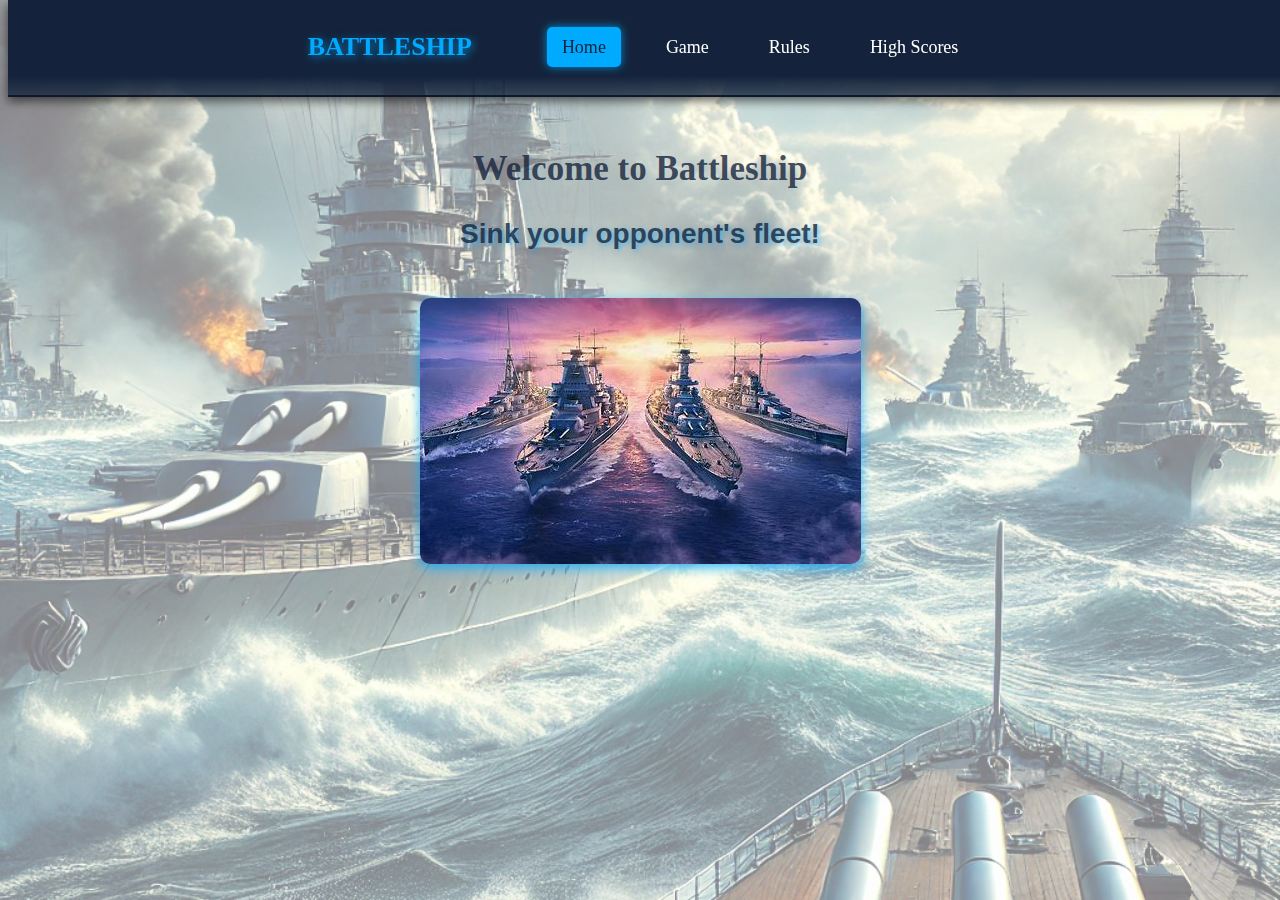
<file: index.html>
<!DOCTYPE html>
<html lang="en">
<head>
    <meta charset="UTF-8">
    <meta name="viewport" content="width=device-width, initial-scale=1.0">
    <title>Battleship Game</title>
    <link rel="stylesheet" href="css/style.css">
</head>
<body>
<nav>
    <h1>Battleship</h1>
    <ul>
        <li><a href="index.html" class="active">Home</a></li>
        <li><a href="game/index.html">Game</a></li>
        <li><a href="rules/index.html">Rules</a></li>
        <li><a href="highscores/index.html">High Scores</a></li>
    </ul>
</nav>
<main>
    <section class="hero">
        <h2 class = 'h2-font'>Welcome to Battleship</h2>
        <p class = 'normal-font'>Sink your opponent's fleet!</p>
        <img src="assets/battleship.png" alt="Battleship">
    </section>
</main>
</body>
</html>
</file>
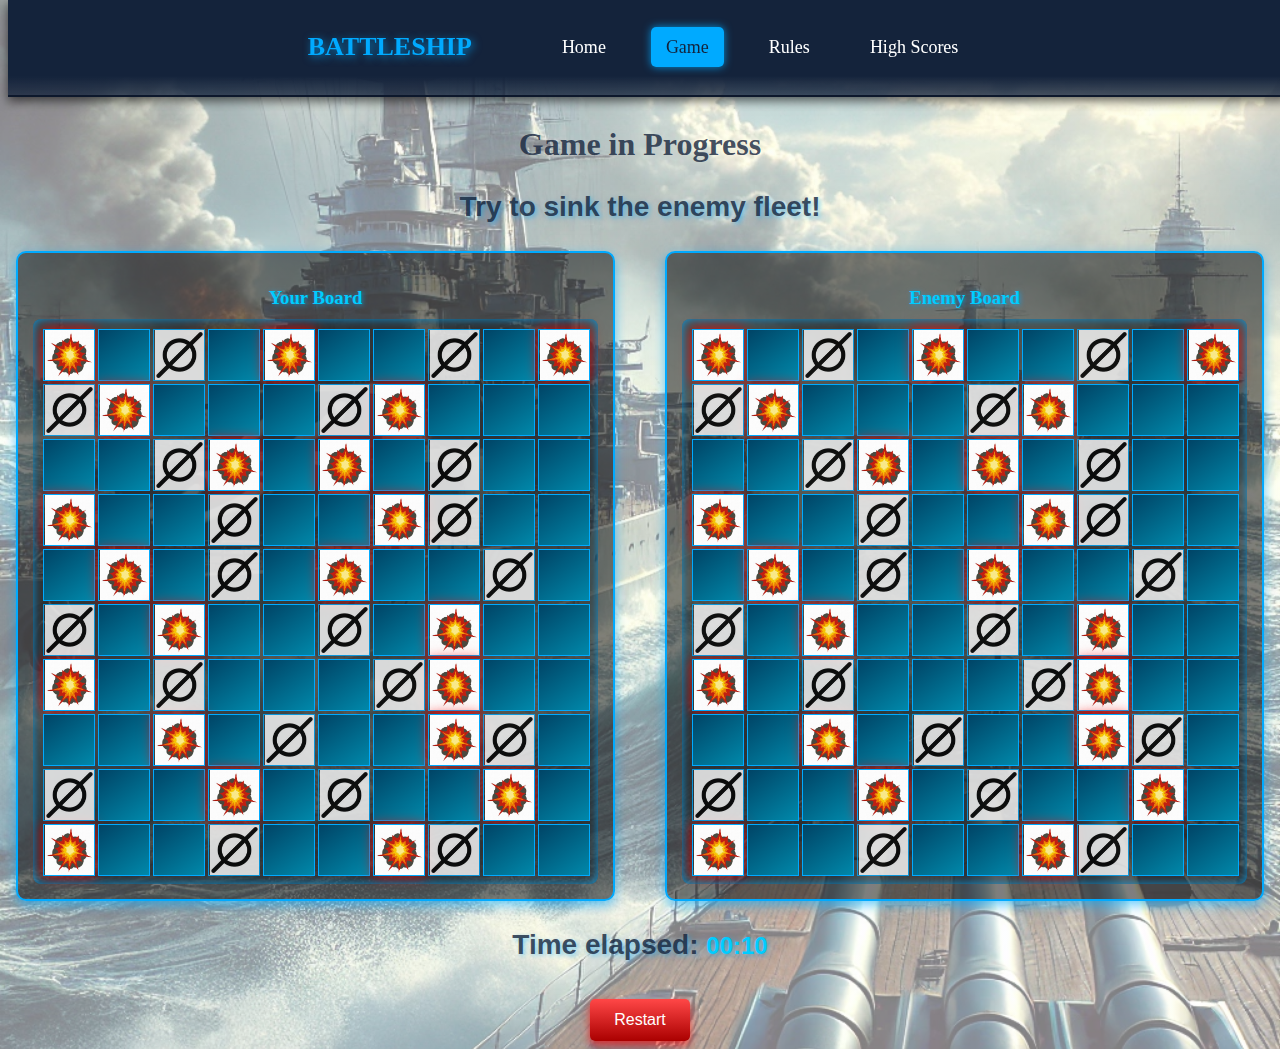
<file: game/index.html>
<!DOCTYPE html>
<html lang="en">
<head>
    <meta charset="UTF-8">
    <meta name="viewport" content="width=device-width, initial-scale=1.0">
    <title>Game - Battleship</title>
    <link rel="stylesheet" href="../css/style.css">
    <link rel="stylesheet" href="game.css">
</head>
<body>
<nav>
    <h1>Battleship</h1>
    <ul>
        <li><a href="../index.html">Home</a></li>
        <li><a href="index.html" class="active">Game</a></li>
        <li><a href="../rules/index.html">Rules</a></li>
        <li><a href="../highscores/index.html">High Scores</a></li>
    </ul>
</nav>
<main>
    <br>
    <h2>Game in Progress</h2>
    <p class = 'normal-font'>Try to sink the enemy fleet!</p>

    <div class="game-board">
        <div class="board">
            <h3>Your Board</h3>
            <div class="grid player-grid">
                <div class="cell hit"></div>
                <div class="cell"></div>
                <div class="cell miss"></div>
                <div class="cell"></div>
                <div class="cell hit"></div>
                <div class="cell"></div>
                <div class="cell"></div>
                <div class="cell miss"></div>
                <div class="cell"></div>
                <div class="cell hit"></div>

                <div class="cell miss"></div>
                <div class="cell hit"></div>
                <div class="cell"></div>
                <div class="cell"></div>
                <div class="cell"></div>
                <div class="cell miss"></div>
                <div class="cell hit"></div>
                <div class="cell"></div>
                <div class="cell"></div>
                <div class="cell"></div>

                <div class="cell"></div>
                <div class="cell"></div>
                <div class="cell miss"></div>
                <div class="cell hit"></div>
                <div class="cell"></div>
                <div class="cell hit"></div>
                <div class="cell"></div>
                <div class="cell miss"></div>
                <div class="cell"></div>
                <div class="cell"></div>

                <div class="cell hit"></div>
                <div class="cell"></div>
                <div class="cell"></div>
                <div class="cell miss"></div>
                <div class="cell"></div>
                <div class="cell"></div>
                <div class="cell hit"></div>
                <div class="cell miss"></div>
                <div class="cell"></div>
                <div class="cell"></div>

                <div class="cell"></div>
                <div class="cell hit"></div>
                <div class="cell"></div>
                <div class="cell miss"></div>
                <div class="cell"></div>
                <div class="cell hit"></div>
                <div class="cell"></div>
                <div class="cell"></div>
                <div class="cell miss"></div>
                <div class="cell"></div>

                <div class="cell miss"></div>
                <div class="cell"></div>
                <div class="cell hit"></div>
                <div class="cell"></div>
                <div class="cell"></div>
                <div class="cell miss"></div>
                <div class="cell"></div>
                <div class="cell hit"></div>
                <div class="cell"></div>
                <div class="cell"></div>

                <div class="cell hit"></div>
                <div class="cell"></div>
                <div class="cell miss"></div>
                <div class="cell"></div>
                <div class="cell"></div>
                <div class="cell"></div>
                <div class="cell miss"></div>
                <div class="cell hit"></div>
                <div class="cell"></div>
                <div class="cell"></div>

                <div class="cell"></div>
                <div class="cell"></div>
                <div class="cell hit"></div>
                <div class="cell"></div>
                <div class="cell miss"></div>
                <div class="cell"></div>
                <div class="cell"></div>
                <div class="cell hit"></div>
                <div class="cell miss"></div>
                <div class="cell"></div>

                <div class="cell miss"></div>
                <div class="cell"></div>
                <div class="cell"></div>
                <div class="cell hit"></div>
                <div class="cell"></div>
                <div class="cell miss"></div>
                <div class="cell"></div>
                <div class="cell"></div>
                <div class="cell hit"></div>
                <div class="cell"></div>

                <div class="cell hit"></div>
                <div class="cell"></div>
                <div class="cell"></div>
                <div class="cell miss"></div>
                <div class="cell"></div>
                <div class="cell"></div>
                <div class="cell hit"></div>
                <div class="cell miss"></div>
                <div class="cell"></div>
                <div class="cell"></div>
            </div>
        </div>

        <div class="board">
            <h3>Enemy Board</h3>
            <div class="grid enemy-grid">
                <div class="cell hit"></div>
                <div class="cell"></div>
                <div class="cell miss"></div>
                <div class="cell"></div>
                <div class="cell hit"></div>
                <div class="cell"></div>
                <div class="cell"></div>
                <div class="cell miss"></div>
                <div class="cell"></div>
                <div class="cell hit"></div>

                <div class="cell miss"></div>
                <div class="cell hit"></div>
                <div class="cell"></div>
                <div class="cell"></div>
                <div class="cell"></div>
                <div class="cell miss"></div>
                <div class="cell hit"></div>
                <div class="cell"></div>
                <div class="cell"></div>
                <div class="cell"></div>

                <div class="cell"></div>
                <div class="cell"></div>
                <div class="cell miss"></div>
                <div class="cell hit"></div>
                <div class="cell"></div>
                <div class="cell hit"></div>
                <div class="cell"></div>
                <div class="cell miss"></div>
                <div class="cell"></div>
                <div class="cell"></div>

                <div class="cell hit"></div>
                <div class="cell"></div>
                <div class="cell"></div>
                <div class="cell miss"></div>
                <div class="cell"></div>
                <div class="cell"></div>
                <div class="cell hit"></div>
                <div class="cell miss"></div>
                <div class="cell"></div>
                <div class="cell"></div>

                <div class="cell"></div>
                <div class="cell hit"></div>
                <div class="cell"></div>
                <div class="cell miss"></div>
                <div class="cell"></div>
                <div class="cell hit"></div>
                <div class="cell"></div>
                <div class="cell"></div>
                <div class="cell miss"></div>
                <div class="cell"></div>

                <div class="cell miss"></div>
                <div class="cell"></div>
                <div class="cell hit"></div>
                <div class="cell"></div>
                <div class="cell"></div>
                <div class="cell miss"></div>
                <div class="cell"></div>
                <div class="cell hit"></div>
                <div class="cell"></div>
                <div class="cell"></div>

                <div class="cell hit"></div>
                <div class="cell"></div>
                <div class="cell miss"></div>
                <div class="cell"></div>
                <div class="cell"></div>
                <div class="cell"></div>
                <div class="cell miss"></div>
                <div class="cell hit"></div>
                <div class="cell"></div>
                <div class="cell"></div>

                <div class="cell"></div>
                <div class="cell"></div>
                <div class="cell hit"></div>
                <div class="cell"></div>
                <div class="cell miss"></div>
                <div class="cell"></div>
                <div class="cell"></div>
                <div class="cell hit"></div>
                <div class="cell miss"></div>
                <div class="cell"></div>

                <div class="cell miss"></div>
                <div class="cell"></div>
                <div class="cell"></div>
                <div class="cell hit"></div>
                <div class="cell"></div>
                <div class="cell miss"></div>
                <div class="cell"></div>
                <div class="cell"></div>
                <div class="cell hit"></div>
                <div class="cell"></div>

                <div class="cell hit"></div>
                <div class="cell"></div>
                <div class="cell"></div>
                <div class="cell miss"></div>
                <div class="cell"></div>
                <div class="cell"></div>
                <div class="cell hit"></div>
                <div class="cell miss"></div>
                <div class="cell"></div>
                <div class="cell"></div>
            </div>
        </div>

    </div>

    <div class="game-controls">
        <p class="normal-font">Time elapsed: <span id="timer">00:10</span></p>
        <button>Restart</button>
    </div>
</main>
</body>
</html>
</file>
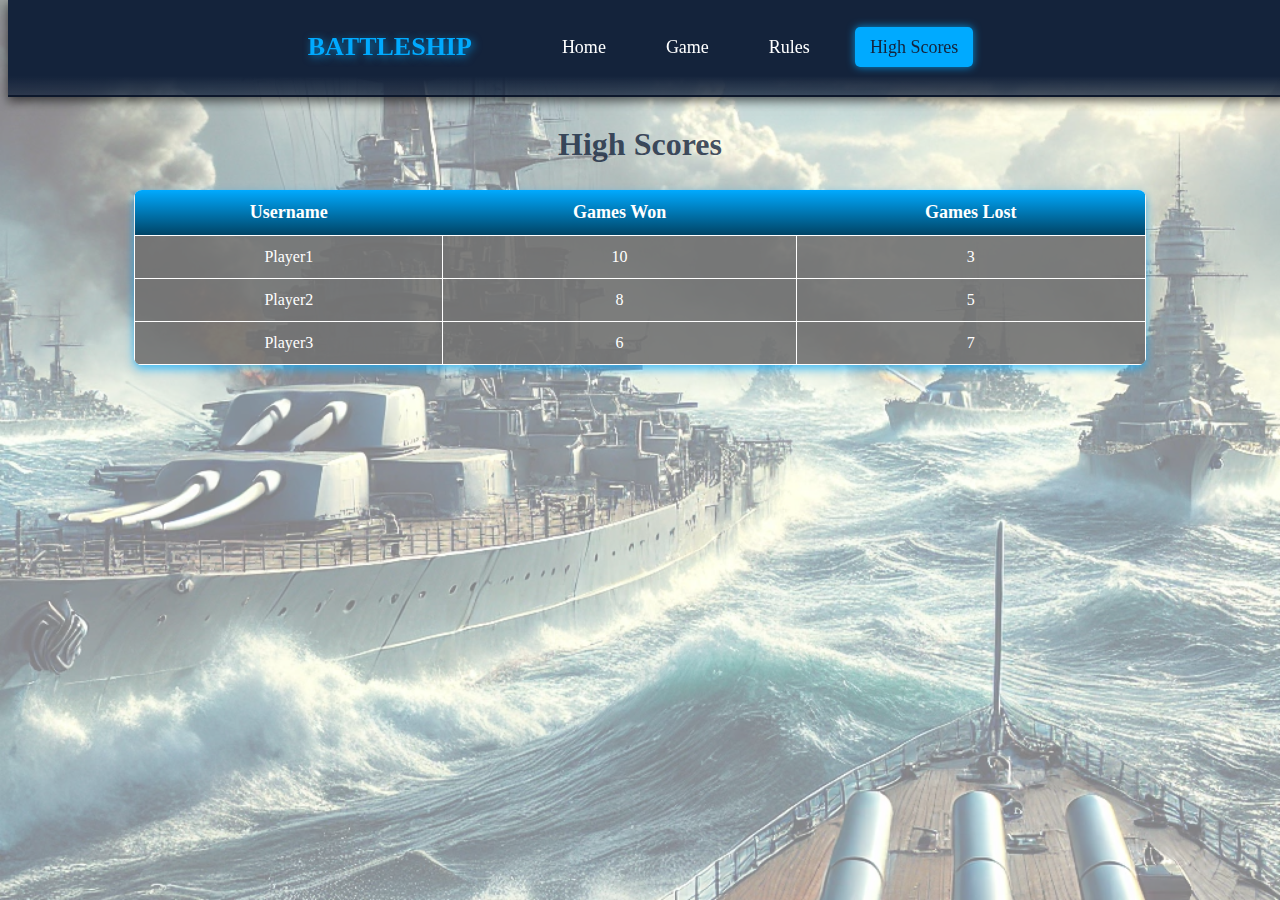
<file: highscores/index.html>
<!DOCTYPE html>
<html lang="en">
<head>
    <meta charset="UTF-8">
    <meta name="viewport" content="width=device-width, initial-scale=1.0">
    <title>High Scores - Battleship</title>
    <link rel="stylesheet" href="highscores.css">
    <link rel="stylesheet" href="../css/style.css">
</head>
<body>
<nav>
    <h1>Battleship</h1>
    <ul>
        <li><a href="../index.html">Home</a></li>
        <li><a href="../game/index.html">Game</a></li>
        <li><a href="../rules/index.html">Rules</a></li>
        <li><a href="index.html" class="active">High Scores</a></li>
    </ul>
</nav>
<main>
    <br>
    <h2>High Scores</h2>
    <table>
        <thead>
        <tr>
            <th>Username</th>
            <th>Games Won</th>
            <th>Games Lost</th>
        </tr>
        </thead>
        <tbody>
        <tr>
            <td>Player1</td>
            <td>10</td>
            <td>3</td>
        </tr>
        <tr>
            <td>Player2</td>
            <td>8</td>
            <td>5</td>
        </tr>
        <tr>
            <td>Player3</td>
            <td>6</td>
            <td>7</td>
        </tr>
        </tbody>
    </table>
</main>
</body>
</html>
</file>
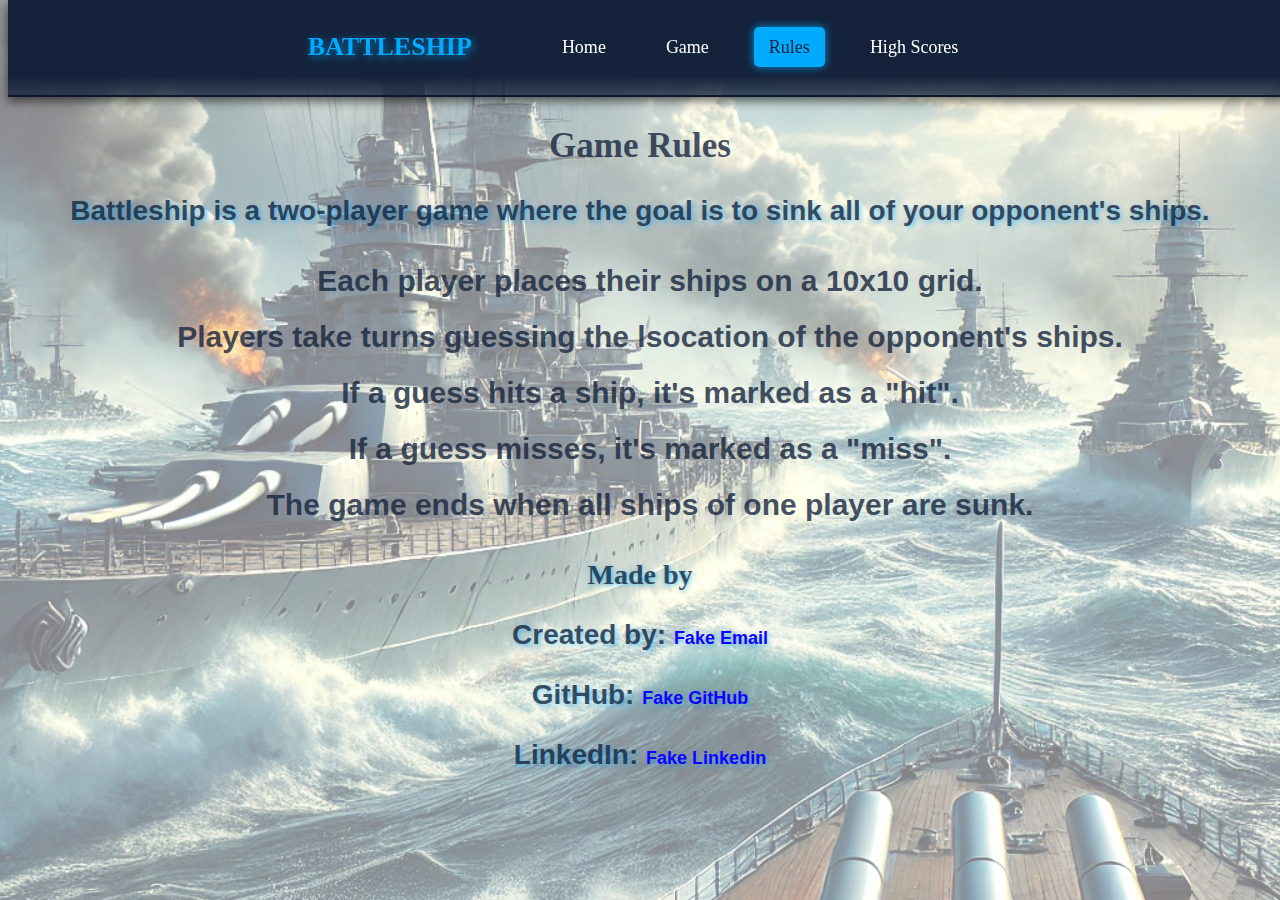
<file: rules/index.html>
<!DOCTYPE html>
<html lang="en">
<head>
    <meta charset="UTF-8">
    <meta name="viewport" content="width=device-width, initial-scale=1.0">
    <title>Rules - Battleship</title>
    <link rel="stylesheet" href="rules.css">
    <link rel="stylesheet" href="../css/style.css">
</head>
<body>
<nav>
    <h1>Battleship</h1>
    <ul>
        <li><a href="../index.html">Home</a></li>
        <li><a href="../game/index.html">Game</a></li>
        <li><a href="index.html" class="active">Rules</a></li>
        <li><a href="../highscores/index.html">High Scores</a></li>
    </ul>
</nav>
<main>
    <br>
    <h2 class = 'h2-font'>Game Rules</h2>
    <p class="normal-font">Battleship is a two-player game where the goal is to sink all of your opponent's ships.</p>
    <ul class="rule">
        <li>Each player places their ships on a 10x10 grid.</li>
        <li>Players take turns guessing the lsocation of the opponent's ships.</li>
        <li>If a guess hits a ship, it's marked as a "hit".</li>
        <li>If a guess misses, it's marked as a "miss".</li>
        <li>The game ends when all ships of one player are sunk.</li>
    </ul>

    <h3 class="h3-font">Made by</h3>
    <p class="normal-font">Created by:  <a class ="styled-link" href="mailto:fakedata@gmail.com">Fake Email</a></p>
    <p class="normal-font">GitHub:  <a class ="styled-link" href="https://github.com/fakeprofile">Fake GitHub</a></p>
    <p class="normal-font">LinkedIn:  <a class ="styled-link" href="https://linkedin.com/in/fakeprofile">Fake Linkedin</a></p>
</main>
</body>
</html>
</file>
<file: css/style.css>
/* ---------------------------------------主页的背景样式---------------------------------------------------------------- */
body {
    background: linear-gradient(rgba(255, 255, 255, 0.5), rgba(255, 255, 255, 0.5)),
    url('../assets/battleship_background.png') no-repeat center fixed;
    background-size: cover;
    color: #14233b;
    text-align: center;
}
/* ---------------------------------------主页的背景样式---------------------------------------------------------------- */

/* ---------------------------------------------导航栏样式------------------------------------------------------------- */
nav {
    position: fixed;
    top: 0;
    width: 100%;
    background: linear-gradient(180deg, #14233b 80%, rgba(20, 35, 59, 0.8));
    padding: 15px 0;
    display: flex;
    justify-content: center;
    align-items: center;
    box-shadow: 0px 4px 10px rgba(0, 0, 0, 0.6);
    border-bottom: 2px solid #0d182c;
    transition: all 0.3s ease-in-out;
}

nav h1 {
    margin-right: 20px;
    font-size: 26px;
    text-transform: uppercase;
    color: #00aaff;
    text-shadow: 2px 2px 8px rgba(0, 170, 255, 0.7);
}

nav ul {
    list-style: none;
    display: flex;
}

nav ul li {
    margin: 0 15px;
}

nav ul li a {
    text-decoration: none;
    color: #ffffff;
    font-size: 18px;
    padding: 10px 15px;
    border-radius: 5px;
    transition: all 0.3s ease-in-out;
}

nav ul li a.active {
    background-color: #00aaff;
    color: #14233b;
    box-shadow: 0px 0px 8px rgba(0, 170, 255, 0.8);
}
/* ---------------------------------------------导航栏样式------------------------------------------------------------- */

/* ---------------------------------------------主页hero版块----------------------------------------------------------- */
.hero {
    margin-top: 100px;
    padding: 20px;
}

.hero img {
    max-width: 100%;
    height: auto;
    margin-top: 20px;
    border-radius: 10px;
    box-shadow: 0px 4px 12px rgba(0, 170, 255, 0.8);
}

.h2-font {
    font-size: 35px;
    color: rgba(20, 35, 59, 0.8);
}

.normal-font {
    font-size: 28px;
    font-weight: bold;
    text-align: center;
    font-family: 'Orbitron', sans-serif;
    color: rgba(20, 35, 59, 0.8);
    text-shadow: 2px 2px 5px rgba(0, 170, 255, 0.5);
}
/* ---------------------------------------------主页hero版块----------------------------------------------------------- */
</file>
<file: game/game.css>
/* 游戏页面的主要标题 */
h2 {
    font-size: 32px;
    color: rgba(20, 35, 59, 0.8);
    margin-top: 100px;
}

/* 游戏棋盘整体布局 */
.game-board {
    display: flex;
    justify-content: center;
    gap: 50px;
    margin: 20px 0;
}

/* 每个玩家的棋盘 */
.board {
    background: rgba(0, 0, 0, 0.5);
    border: 2px solid #00aaff;
    padding: 15px;
    border-radius: 10px;
    box-shadow: 0px 4px 12px rgba(0, 170, 255, 0.6);
    text-align: center;
}

/* 棋盘标题 */
.board h3 {
    color: #00ccff;
    text-shadow: 1px 1px 5px rgba(0, 170, 255, 0.7);
    margin-bottom: 10px;
}

/* 棋盘网格布局 */
.grid {
    display: grid;
    grid-template-columns: repeat(10, 50px);
    grid-template-rows: repeat(10, 50px);
    gap: 5px;
    background: rgba(0, 0, 0, 0.3);
    padding: 10px;
    border-radius: 8px;
    box-shadow: inset 0px 0px 10px rgba(0, 170, 255, 0.8);
}

/* 每个棋盘格的基础样式 */
.cell {
    width: 50px;
    height: 50px;
    background: linear-gradient(145deg, #004466, #0088aa);
    border: 1px solid #00aaff;
    cursor: pointer;
    transition: all 0.2s ease-in-out;
}

/* 悬停效果 */
.cell:hover {
    transform: scale(1.1);
    background: #00ccff;
    box-shadow: 0px 0px 8px rgba(0, 170, 255, 0.9);
}

/* 命中和未命中标记 */
.cell.hit {
    background: url('../assets/hit.png') no-repeat center;
    background-size: contain;
    box-shadow: 0px 0px 12px rgba(255, 0, 0, 0.8);
}

.cell.miss {
    background: url('../assets/miss.png') no-repeat center;
    background-size: contain;
    opacity: 0.8;
}

/* 游戏控制区域,Timer
*/
.game-controls {
    margin-top: 20px;
    text-align: center;
}

/* 计时器样式 */
#timer {
    font-size: 24px;
    font-weight: bold;
    color: #00ccff;
}

/* 按钮样式 */
button {
    background: linear-gradient(180deg, #ff4747, #aa0000);
    color: white;
    border: none;
    padding: 12px 24px;
    font-size: 16px;
    cursor: pointer;
    transition: all 0.3s ease-in-out;
    border-radius: 5px;
    box-shadow: 0px 4px 10px rgba(255, 0, 0, 0.7);
    margin-top: 10px;
}

button:hover {
    background: linear-gradient(180deg, #ff6666, #cc0000);
    box-shadow: 0px 0px 10px rgba(255, 0, 0, 1);
    transform: scale(1.05);
}

/* 移动端适配 */
@media (max-width: 768px) {
    .game-board {
        flex-direction: column;
        align-items: center;
        gap: 20px;
    }

    .grid {
        grid-template-columns: repeat(10, 40px);
        grid-template-rows: repeat(10, 40px);
    }

    .cell {
        width: 40px;
        height: 40px;
    }

    button {
        padding: 10px 20px;
        font-size: 14px;
    }
}
</file>
<file: highscores/highscores.css>
/* 高分榜标题样式 */
h2 {
    font-size: 32px;
    color: rgba(20, 35, 59, 0.8);
    margin-top: 100px;
}

/* 高分榜表格样式 */
table {
    width: 80%;
    margin: 20px auto;
    border-collapse: collapse;
    background: rgba(255, 255, 255, 0.8);
    border-radius: 8px;
    overflow: hidden;
    box-shadow: 0px 4px 10px rgba(0, 170, 255, 0.7);
}

/* 表头样式 */
th {
    background: linear-gradient(180deg, #00aaff, #004466);
    color: white;
    padding: 12px;
    font-size: 18px;
}

/* 单元格样式 */
td {
    background: rgba(0, 0, 0, 0.5);
    color: white;
    text-align: center;
    padding: 12px;
    border: 1px solid white;
    font-size: 16px;
}

/* 表格hover效果 */
tr:hover {
    background: rgba(0, 170, 255, 0.3);
}

/* 响应式设计 */
@media (max-width: 768px) {
    table {
        width: 100%;
    }

    th, td {
        padding: 8px;
        font-size: 14px;
    }
}
</file>
<file: rules/rules.css>
/* 规则页面标题样式 */
h2 {
    font-size: 32px;
    color: rgba(20, 35, 59, 0.8);
    margin-top: 100px;
}

/* 规则列表 */
.rule {
    font-family: Arial, sans-serif;
    font-size: 30px;
    color: rgba(20, 35, 59, 0.8);
    line-height: 1.6;
    padding-left: 20px;
    font-weight: bold;
}

.rule li {
    margin-bottom: 8px;
    list-style-type: none;;
}

/* Made by标题 */
h3 {
    font-size: 28px;
    color: rgba(20, 35, 59, 0.8);
    margin-top: 20px;
    text-shadow: 1px 1px 5px rgba(0, 170, 255, 0.7);
}

/* 个人信息链接样式 */
.styled-link {
    color: #1200ff;
    font-size: 18px;
    text-decoration: none;
}

.styled-link:hover {
    color: #ffffff;
    text-decoration: underline;
}

/* 响应式设计 */
@media (max-width: 768px) {
    .rule {
        font-size: 18px;
    }

    .styled-link {
        font-size: 16px;
    }
}
</file>
